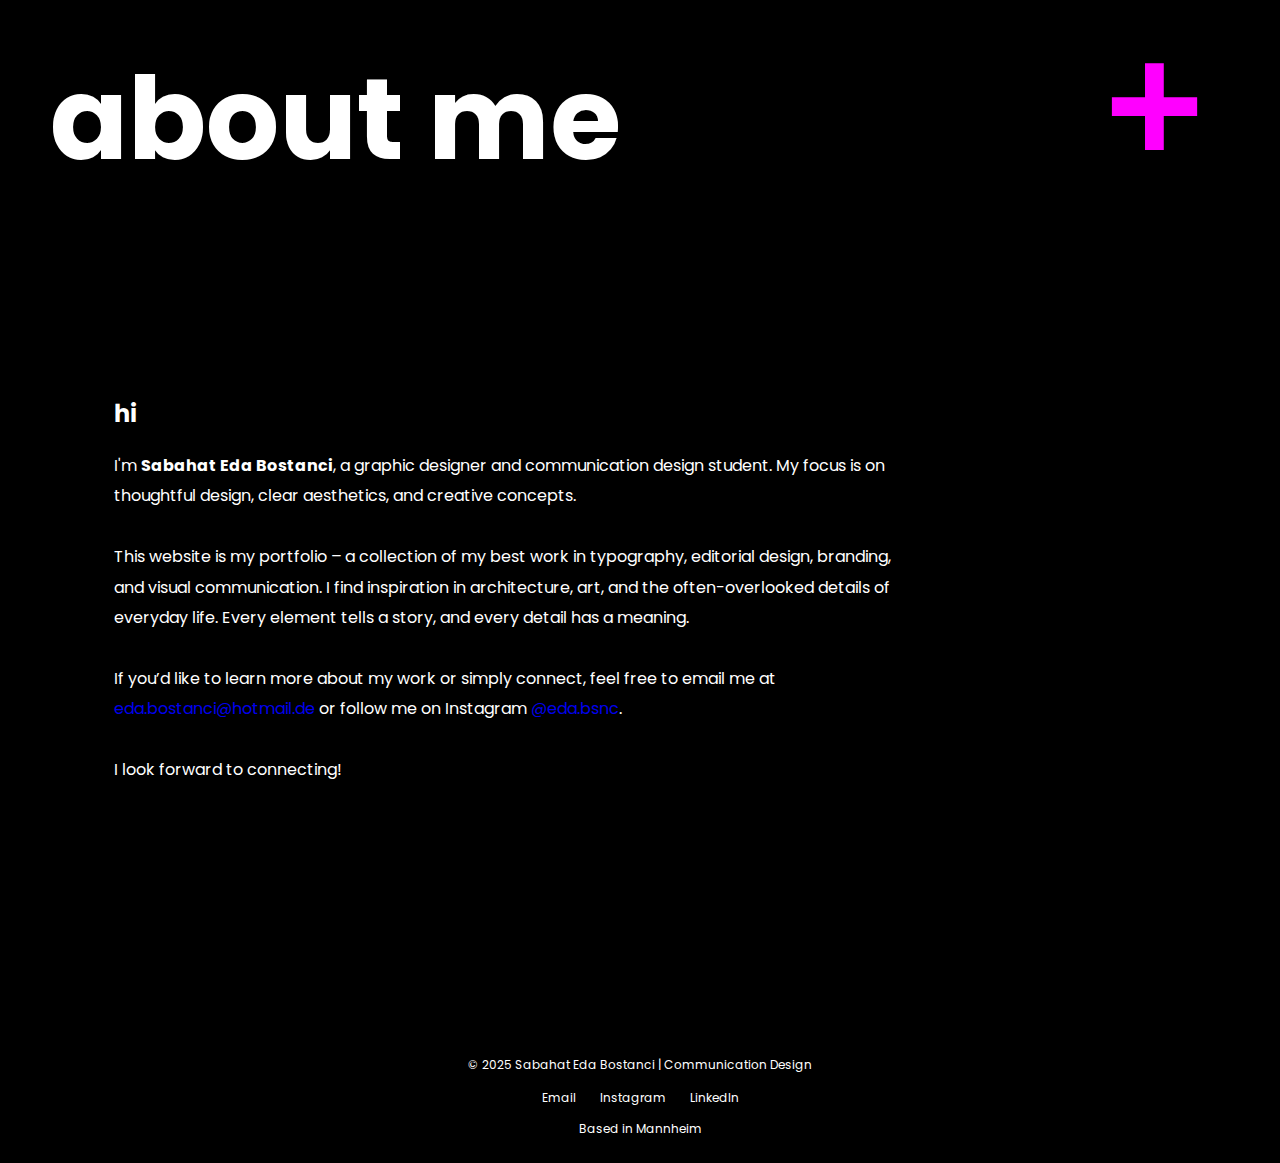
<file: about-me.html>
<!DOCTYPE html>
<html lang="de" class="about me">

	
<head>
	<meta charset="utf-8" />
	<title>about me</title>
	<link rel="stylesheet" href="design.css"/>

	
	
	<link rel="preconnect" href="https://fonts.googleapis.com">
	<link rel="preconnect" href="https://fonts.gstatic.com" crossorigin>
	<link href="https://fonts.googleapis.com/css2?family=Poppins:ital,wght@0,100;0,200;0,300;0,400;0,500;0,600;0,700;0,800;0,900;1,100;1,200;1,300;1,400;1,500;1,600;1,700;1,800;1,900&display=swap" rel="stylesheet">
	
	<meta name="viewport" content="width=device-width, initial-scale=1">
	
</head>
	
	
<body>


<div class="navbar" id="navbar">
	<button class="menu-button" id="menu-button" onclick="toggleMenu()">+</button>
		<div class="menu">
			<a href="index.html"data-text="home">h.</a>
			<a href="corporate-design.html"data-text="corporate design">c.d.</a>
			<a href="typography.html"data-text="typography">t.</a>
			<a href="editorial-design.html"data-text="editorial design">e.d.</a>
			<a href="photography.html"data-text="photography">p.</a>
			<a href="about-me.html"data-text="about me">a.m.</a>
		</div>
</div>



<div class="box">
<div class="site-name-animation">about me</div>
</div>


<div class="projects-grid">
	<div class="project-content">
		<h2 id="project-title">hi</h2>

		<p id="about-me">I'm <strong>Sabahat Eda Bostanci</strong>, a graphic designer and communication design student. My focus is on thoughtful design, clear aesthetics, and creative concepts.
			<br><br>This website is my portfolio – a collection of my best work in typography, editorial design, branding, and visual communication. I find inspiration in architecture, art, and the often-overlooked details of everyday life. Every element tells a story, and every detail has a meaning.
			<br><br>If you’d like to learn more about my work or simply connect, feel free to email me at <a href="mailto:eda.bostanci@hotmail.de">eda.bostanci@hotmail.de</a> or follow me on Instagram <a href="https://www.instagram.com/eda.bsnc?igsh=MXRnM3J1Zzd0NmoyMQ%3D%3D&utm_source=qr">@eda.bsnc</a>.
			<br><br>I look forward to connecting!</p>

					
	
	</div>
</div>



<footer>
	<div class="footer-content">
		<p class="footer-text">© 2025 Sabahat Eda Bostanci | Communication Design</p>
			<div class="footer-links">
				<a href="mailto:eda.bostanci@hotmail.de">Email</a>
				<a href="https://www.instagram.com/eda.bsnc?igsh=MXRnM3J1Zzd0NmoyMQ%3D%3D&utm_source=qr" target="_blank">Instagram</a>
				<a href="https://www.linkedin.com/in/dein-linkedin" target="_blank">LinkedIn</a>
			</div>
		<p class="footer-text">Based in Mannheim</p>
	</div>
</footer>	


















<script src="script.js"></script>


<!-- für manuelles active im menü-->
<script>
	document.addEventListener("DOMContentLoaded", function () {
	let currentPage = window.location.pathname.split("/").pop();
	console.log("Aktueller Pfad:", window.location.pathname);

	if (currentPage === "" || currentPage === "/") {
	currentPage = "index.html";
	}

	document.querySelectorAll(".menu a").forEach(link => {
	link.classList.remove("active");
	});

	document.querySelectorAll(".menu a").forEach(link => {
	let linkHref = link.getAttribute("href");
	console.log("Überprüfe Link:", linkHref);

	if (linkHref === currentPage) {
	link.classList.add("active");
	}
	});
	});
</script>




</body>

</html>
</file>
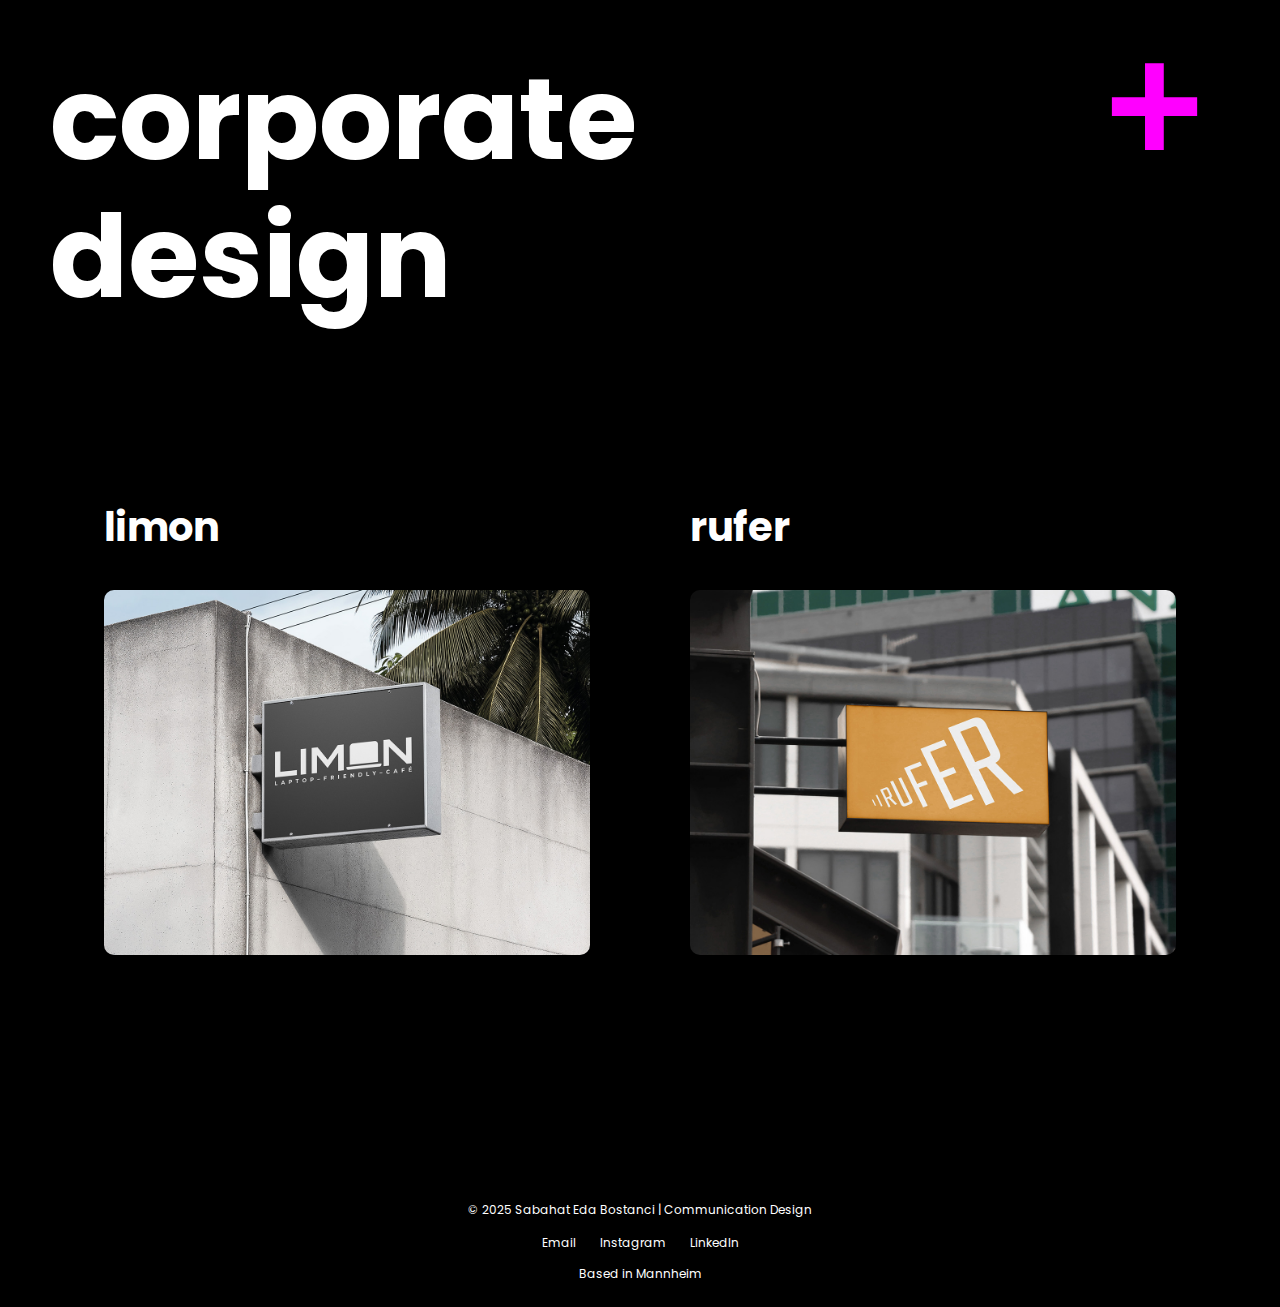
<file: corporate-design.html>
<!DOCTYPE html>
<html lang="de" class="corporate design">

	
<head>
	<meta charset="utf-8" />
	<title>corporate design</title>
	<link rel="stylesheet" href="design.css"/>

	
	<link rel="preconnect" href="https://fonts.googleapis.com">
	<link rel="preconnect" href="https://fonts.gstatic.com" crossorigin>
	<link href="https://fonts.googleapis.com/css2?family=Poppins:ital,wght@0,100;0,200;0,300;0,400;0,500;0,600;0,700;0,800;0,900;1,100;1,200;1,300;1,400;1,500;1,600;1,700;1,800;1,900&display=swap" rel="stylesheet">
	
	<meta name="viewport" content="width=device-width, initial-scale=1">
	
</head>
	
	
<body>



<div class="navbar" id="navbar">
	<button class="menu-button" id="menu-button" onclick="toggleMenu()">+</button>
		<div class="menu">
			<a href="index.html"data-text="home">h.</a>
			<a href="corporate-design.html"data-text="corporate design">c.d.</a>
			<a href="typography.html"data-text="typography">t.</a>
			<a href="editorial-design.html"data-text="editorial design">e.d.</a>
			<a href="photography.html"data-text="photography">p.</a>
			<a href="about-me.html"data-text="about me">a.m.</a>
		</div>
</div>




<div class="box">
	<div class="site-name-animation">corporate<br>design</div>
</div>


<div class="box">
	<div class="projects-grid">
		<div class="project" onclick="openProject('project-limon')">
		<h2>limon</h2>
			<img src="images/limon-sign.jpg" alt="limon">
		</div>
		<div class="project" onclick="openProject('project-rufer')">
		<h2>rufer</h2>
			<img src="images/rufer-sign.jpg" alt="rufer">
		</div>
			
	</div>
</div>





<div id="project-limon" class="project-overlay">
	<button class="close-button" onclick="closeProject()">×</button>
	
	<div class="project-content">
		<h2 id="project-title">limon</h2>
		<h3>laptop friendly café</h3>
		<p id="project-description">The idea behind the café is to provide a perfect place for people looking for a productive work environment. With the right atmosphere and surroundings, we create a space where efficient work is possible. Key aspects include long opening hours and optimal equipment. The café is "laptop-friendly" and offers everything needed for efficient work. We specifically target students, pupils, and workers who are looking for a pleasant and supportive place for their activities.</p>
	</div>
		
	<div class="project-images">
			<img src="images/limon-sign.jpg" alt="limon">
			<img src="images/limon-logo.png" alt="limon logo">
			<img src="images/limon-card.jpg" alt="limon card">
			<img src="images/limon-sign-2.jpg" alt="limon sign 2">
			<img src="images/limon-bag.jpg" alt="limon bag">
			<img src="images/limon-pin.jpg" alt="limon pin">
			<img src="images/limon-cup.jpg" alt="limon cup">
			<img src="images/limon-paper.jpg" alt="limon paper">
	</div>
</div>	

	
	
	
	
	
	

<div id="project-rufer" class="project-overlay">
	<button class="close-button" onclick="closeProject()">×</button>
	
	<div class="project-content">
		<h2 id="project-title">rufer</h2>
		<h3>graphic novel publisher</h3>
		<p id="project-description">The graphic novels depict problems, situations, or events that arise in our everyday lives. The stories may be presented in a dramatic or exaggerated manner but with a design that is as simple as possible, using minimal elements. Everyday situations can reflect either cross-cultural or culture-specific issues. The goal is to raise awareness of both familiar and unfamiliar events in society. Even when we are aware of them, we often tend to overlook them.</p>
	</div>
		
	<div class="project-images">
			<img src="images/rufer-sign.jpg" alt="rufer">
			<img src="images/rufer-logo.png" alt="rufer logo">
			<img src="images/rufer-paper.jpg" alt="rufer paper">
			<img src="images/rufer-website.jpg" alt="rufer website">
			<img src="images/rufer-bag.jpg" alt="rufer bag">
			<img src="images/rufer-tag.jpg" alt="rufer tag">
			<img src="images/rufer-card.jpg" alt="rufer card">
    </div>
</div>	





<footer>
	<div class="footer-content">
		<p class="footer-text">© 2025 Sabahat Eda Bostanci | Communication Design</p>
			<div class="footer-links">
				<a href="mailto:eda.bostanci@hotmail.de">Email</a>
				<a href="https://www.instagram.com/eda.bsnc?igsh=MXRnM3J1Zzd0NmoyMQ%3D%3D&utm_source=qr" target="_blank">Instagram</a>
				<a href="https://www.linkedin.com/in/dein-linkedin" target="_blank">LinkedIn</a>
			</div>
		<p class="footer-text">Based in Mannheim</p>
	</div>
</footer>	
	

	
	
	
	
	





<script src="script.js"></script>


<!-- für manuelles active im menü-->
<script>
	document.addEventListener("DOMContentLoaded", function () {
	let currentPage = window.location.pathname.split("/").pop();
	console.log("Aktueller Pfad:", window.location.pathname);

	if (currentPage === "" || currentPage === "/") {
	currentPage = "index.html";
	}

	document.querySelectorAll(".menu a").forEach(link => {
	link.classList.remove("active");
	});

	document.querySelectorAll(".menu a").forEach(link => {
	let linkHref = link.getAttribute("href");
	console.log("Überprüfe Link:", linkHref);

	if (linkHref === currentPage) {
	link.classList.add("active");
	}
	});
	});
</script>




</body>

</html>
</file>
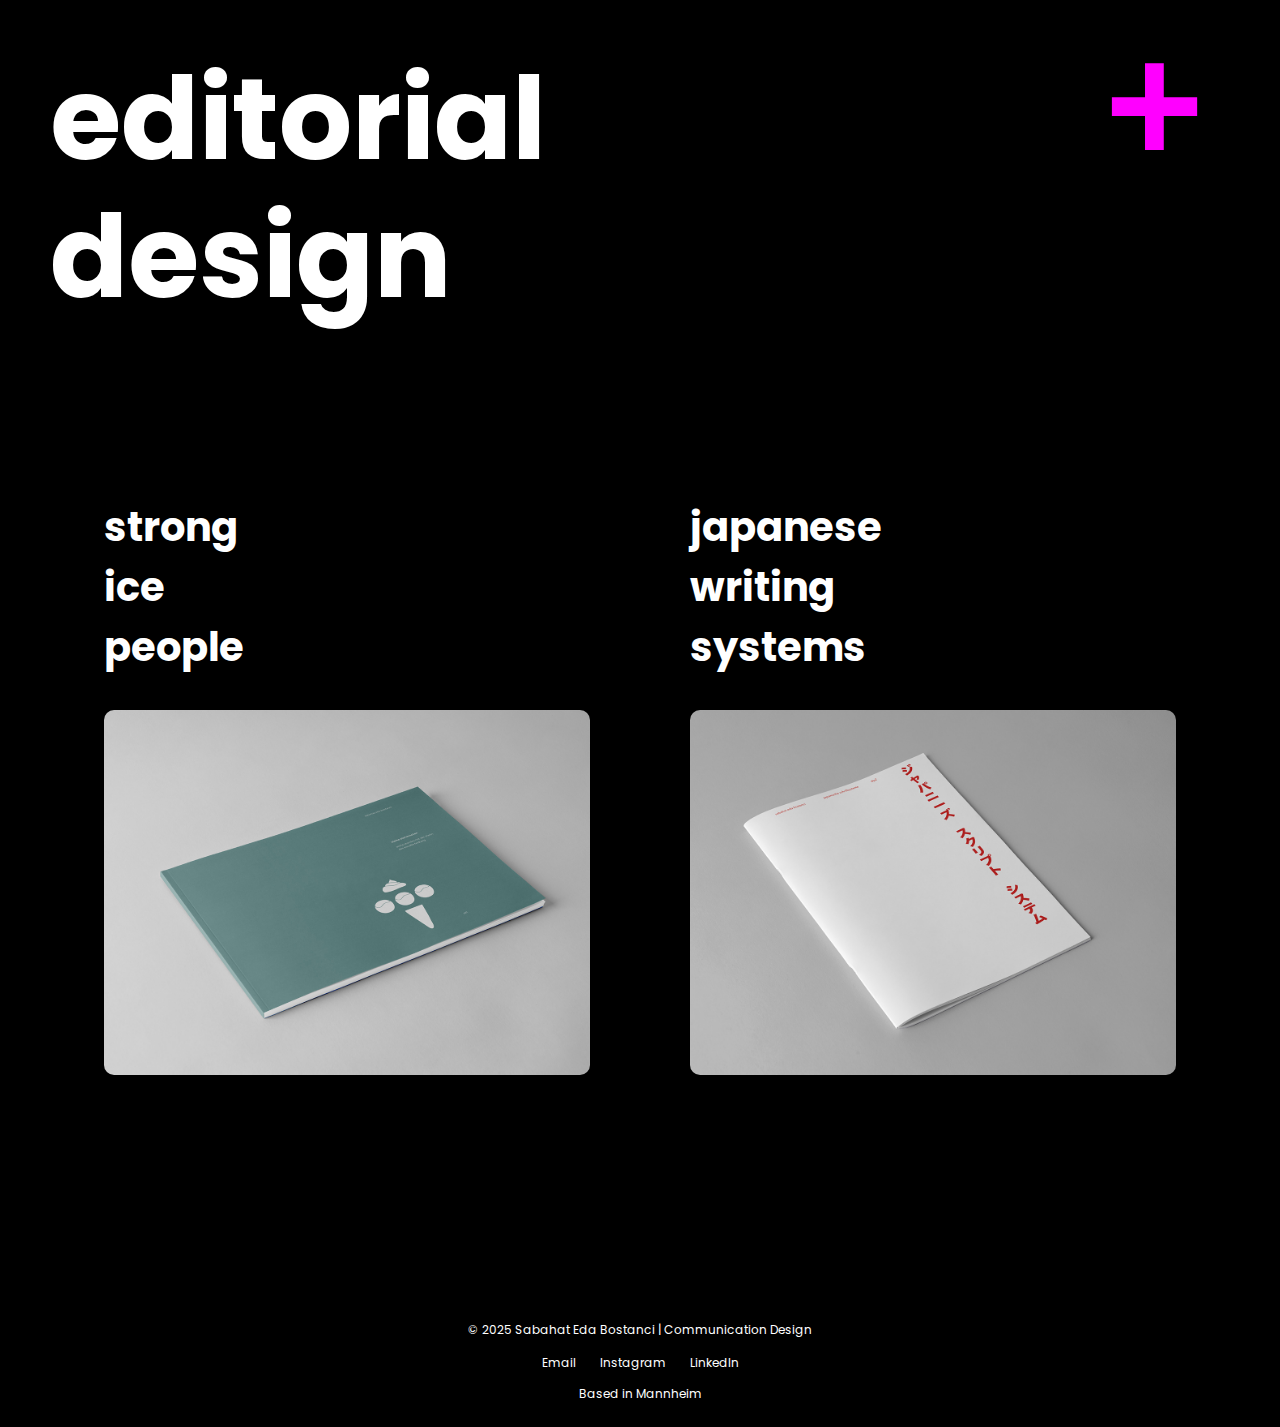
<file: editorial-design.html>
<!DOCTYPE html>
<html lang="de" class="editorial design">

	
<head>
	<meta charset="utf-8" />
	<title>editorial design</title>
	<link rel="stylesheet" href="design.css"/>

	
	<link rel="preconnect" href="https://fonts.googleapis.com">
	<link rel="preconnect" href="https://fonts.gstatic.com" crossorigin>
	<link href="https://fonts.googleapis.com/css2?family=Poppins:ital,wght@0,100;0,200;0,300;0,400;0,500;0,600;0,700;0,800;0,900;1,100;1,200;1,300;1,400;1,500;1,600;1,700;1,800;1,900&display=swap" rel="stylesheet">
	
	<meta name="viewport" content="width=device-width, initial-scale=1">
	
</head>
	
	
<body>



<div class="navbar" id="navbar">
	<button class="menu-button" id="menu-button" onclick="toggleMenu()">+</button>
		<div class="menu">
			<a href="index.html"data-text="home">h.</a>
			<a href="corporate-design.html"data-text="corporate design">c.d.</a>
			<a href="typography.html"data-text="typography">t.</a>
			<a href="editorial-design.html"data-text="editorial design">e.d.</a>
			<a href="photography.html"data-text="photography">p.</a>
			<a href="about-me.html"data-text="about me">a.m.</a>
		</div>
</div>




<div class="box">
	<div class="site-name-animation">editorial<br>design</div>
</div>


<div class="box">
	<div class="projects-grid">
		<div class="project" onclick="openProject('project-strong-ice-people')">
		<h2>strong<br>ice<br>people</h2>
			<img src="images/ice.jpg" alt="ice">
		</div>
		<div class="project" onclick="openProject('project-japanese-writing-systems')">
		<h2>japanese<br>writing<br>systems</h2>
			<img src="images/japan.jpg" alt="japan">
		</div>
			
	</div>
</div>





<div id="project-strong-ice-people" class="project-overlay">
	<button class="close-button" onclick="closeProject()">×</button>
	
	<div class="project-content">
		<h2 id="project-title">strong ice people</h2>
		<h3>a backbreaking job</h3>
		<p id="project-description">For a period of over six hours, I had the privilege of accompanying Bahar Yalcin, the manager of the Eiscafé Feldberg, in her daily work.
			During this time, I was able to engage in in-depth conversations with her and observe her professional activities closely.<br><br>
			This project focuses on information design, a discipline that deals with the creation and visualization of information.
			It is about transforming complex data and facts into an engaging and understandable form.
			Through the skillful arrangement of text, graphics, and visual elements, information is clearly structured and easily accessible. The goal of information design is to present complex content in an intuitive and aesthetically pleasing way, and to present it in the form of a brochure.</p>
	</div>
		
	<div class="project-images">
			<img src="images/ice.jpg" alt="ice">
			<img src="images/ice-magazine.jpg" alt="ice magazine">
			<img src="images/ice-magazine-2.jpg" alt="ice magazine 2">
			<img src="images/ice-magazine-3.jpg" alt="ice magazine 3">
			<img src="images/ice-cups.png" alt="ice cups">
			<img src="images/ice-consumption.png" alt="ice consumption">
			<img src="images/ice-popular.png" alt="ice popular">
	</div>
</div>	








<div id="project-japanese-writing-systems" class="project-overlay">
	<button class="close-button" onclick="closeProject()">×</button>
	
	<div class="project-content">
		<h2 id="project-title">japanese writing systems</h2>
		<h3>hiragana and katakana</h3>
		<p id="project-description">The Japanese writing system, consisting of Kanji, Hiragana, and Katakana, is, in my opinion, a groundbreaking invention with a very fascinating history and an enormous influence on Japanese culture and society.<br><br>
		During the Heian period, a patriarchal society in the 7th century, women were only allowed to learn Manyôgana – an alternative phonetic use of Kanji. Kanji, the Chinese characters, were considered inappropriate because they were too complex for everyday use with a brush.
		Over time, female scribes simplified the characters and developed Hiragana, which was also known as Onamoji back then. It stands out with its distinctive cursive script and thus became the Japanese script for writing.<br><br>
		Parallel to the development of Hiragana, in the 8th century, the second syllabary of Japan, Katakana, emerged. However, it was originally developed by Buddhist monks as a reading aid for complex texts in Kanji.
		Katakana is characterized by only 50 characters, which, in comparison to the complex Kanji, almost resembles a form of shorthand. It is therefore much easier to learn and use.</p>
	</div>
		
	<div class="project-images">
			<img src="images/japan.jpg" alt="japan">
			<img src="images/japan-magazine.jpg" alt="japan magazine">
			<img src="images/japan-magazine-2.jpg" alt="japan magazine 2">
			<img src="images/japan-magazine-3.jpg" alt="japan magazine 3">
			<img src="images/japan-circle.png" alt="japan circle">
			<img src="images/japan-pages.png" alt="japan pages">
			<img src="images/japan-map.png" alt="japan map">
    </div>
</div>		
	





<footer>
	<div class="footer-content">
		<p class="footer-text">© 2025 Sabahat Eda Bostanci | Communication Design</p>
			<div class="footer-links">
				<a href="mailto:eda.bostanci@hotmail.de">Email</a>
				<a href="https://www.instagram.com/eda.bsnc?igsh=MXRnM3J1Zzd0NmoyMQ%3D%3D&utm_source=qr" target="_blank">Instagram</a>
				<a href="https://www.linkedin.com/in/dein-linkedin" target="_blank">LinkedIn</a>
			</div>
		<p class="footer-text">Based in Mannheim</p>
	</div>
</footer>	
	
	
	
	





<script src="script.js"></script>


<!-- für manuelles active im menü-->
<script>
	document.addEventListener("DOMContentLoaded", function () {
	let currentPage = window.location.pathname.split("/").pop();
	console.log("Aktueller Pfad:", window.location.pathname);

	if (currentPage === "" || currentPage === "/") {
	currentPage = "index.html";
	}

	document.querySelectorAll(".menu a").forEach(link => {
	link.classList.remove("active");
	});

	document.querySelectorAll(".menu a").forEach(link => {
	let linkHref = link.getAttribute("href");
	console.log("Überprüfe Link:", linkHref);

	if (linkHref === currentPage) {
	link.classList.add("active");
	}
	});
	});
</script>




</body>

</html>
</file>
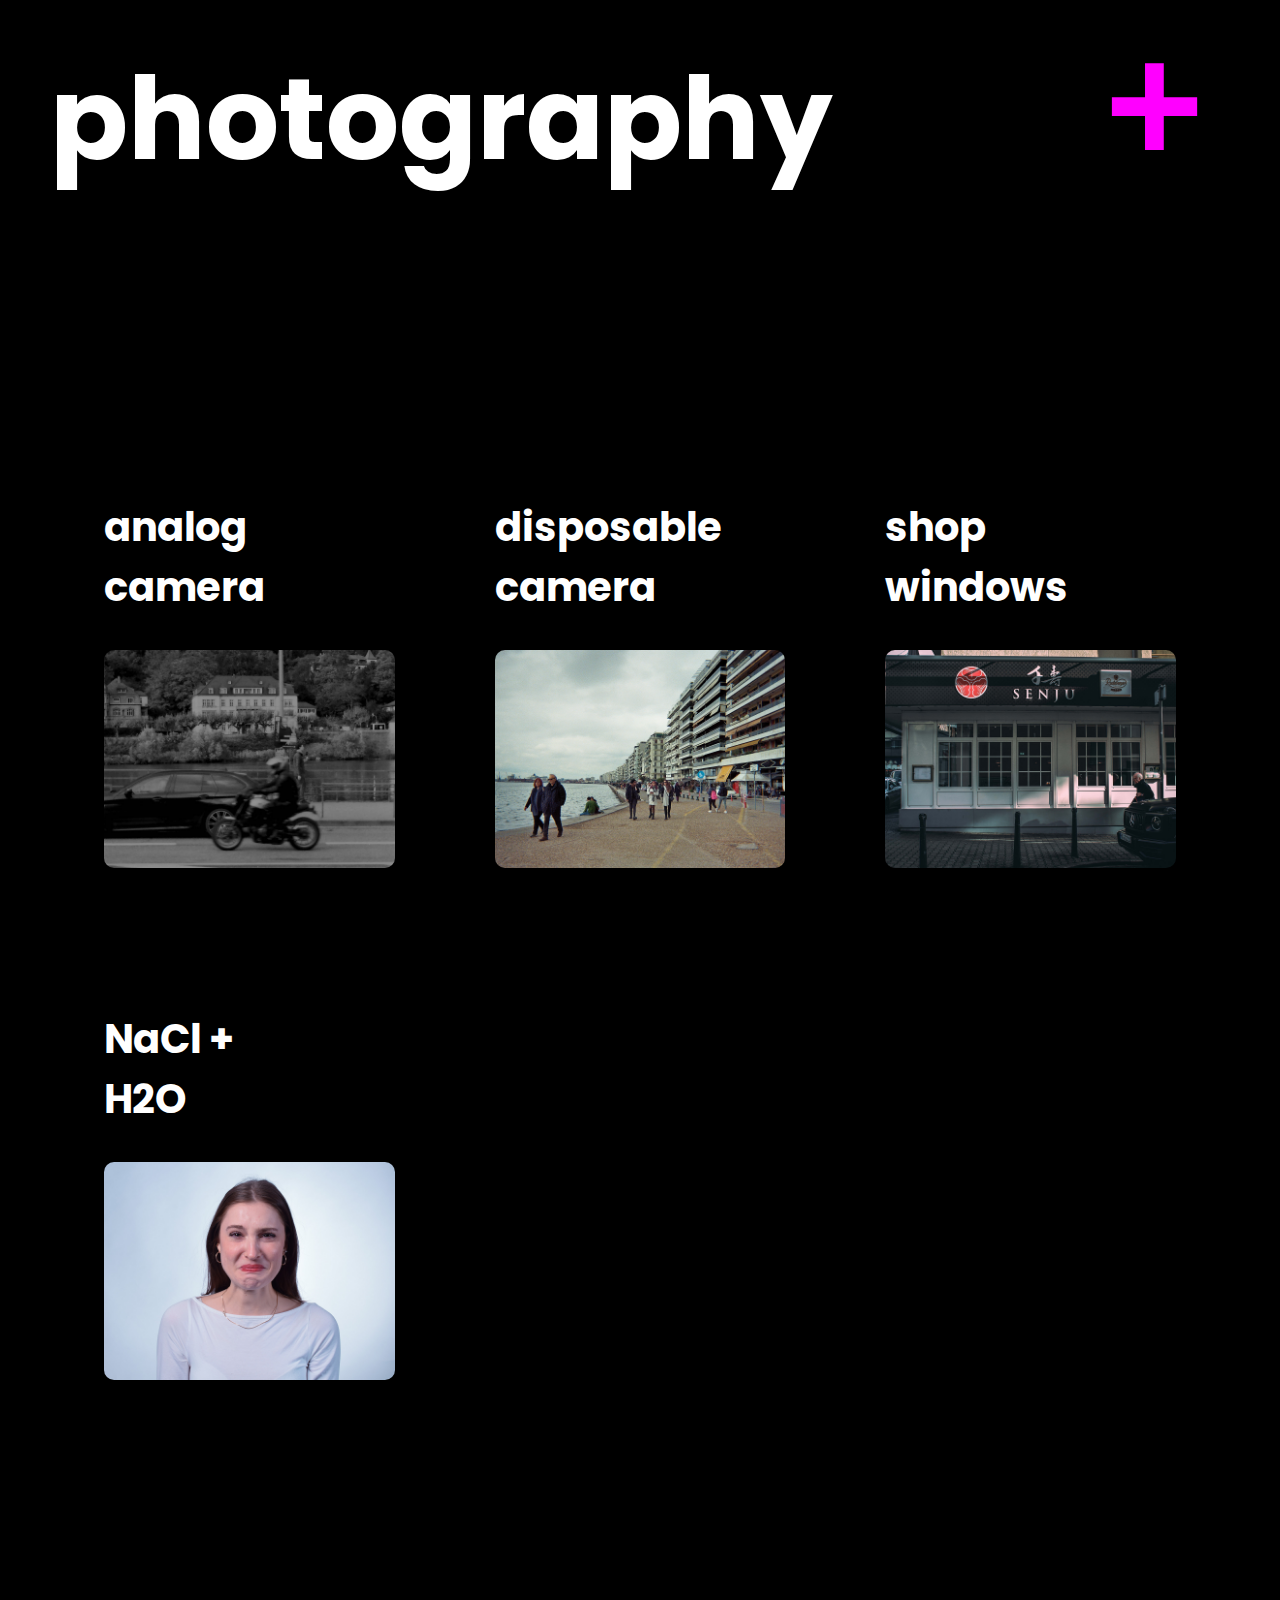
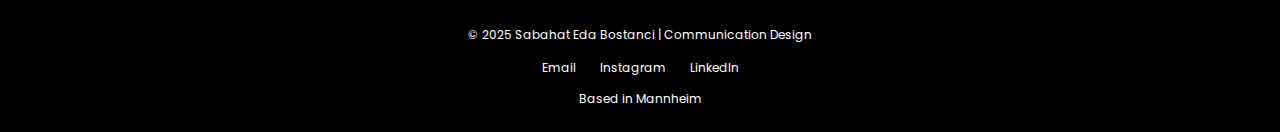
<file: photography.html>
<!DOCTYPE html>
<html lang="de" class="photography">

	
<head>
	<meta charset="utf-8" />
	<title>photography</title>
	<link rel="stylesheet" href="design.css"/>

	
	
	<link rel="preconnect" href="https://fonts.googleapis.com">
	<link rel="preconnect" href="https://fonts.gstatic.com" crossorigin>
	<link href="https://fonts.googleapis.com/css2?family=Poppins:ital,wght@0,100;0,200;0,300;0,400;0,500;0,600;0,700;0,800;0,900;1,100;1,200;1,300;1,400;1,500;1,600;1,700;1,800;1,900&display=swap" rel="stylesheet">
	
	<meta name="viewport" content="width=device-width, initial-scale=1">
	
</head>
	
	
<body>


<div class="navbar" id="navbar">
	<button class="menu-button" id="menu-button" onclick="toggleMenu()">+</button>
		<div class="menu">
			<a href="index.html"data-text="home">h.</a>
			<a href="corporate-design.html"data-text="corporate design">c.d.</a>
			<a href="typography.html"data-text="typography">t.</a>
			<a href="editorial-design.html"data-text="editorial design">e.d.</a>
			<a href="photography.html"data-text="photography">p.</a>
			<a href="about-me.html"data-text="about me">a.m.</a>
		</div>
</div>



<div class="box">
<div class="site-name-animation">photography</div>
</div>





<div class="box">
	<div class="projects-grid">
		<div class="project" onclick="openProject('analog-camera')">
		<h2>analog<br>camera</h2>
			<img src="images/analog.jpg" alt="analog camera">
		</div>
		<div class="project" onclick="openProject('disposable-camera')">
		<h2>disposable<br>camera</h2>
			<img src="images/disposable.jpg" alt="disposable camera">
		</div>
		<div class="project" onclick="openProject('shop-windows')">
		<h2>shop<br>windows</h2>
			<img src="images/shop.jpg" alt="shop window">
		</div>
		<div class="project" onclick="openProject('conceptual-portraits')">
		<h2>NaCl +<br> H2O</h2>
			<img src="images/portraits.jpg" alt="conceptual portraits">
		</div>
			
	</div>
</div>





<div id="analog-camera" class="project-overlay">
	<button class="close-button" onclick="closeProject()">×</button>
	
	<div class="project-content">
		<h2 id="project-title">analog camera</h2>
		<h3>street photography</h3>
		<p id="project-description">heidelberg (germany)</p>
	</div>
		
	<div class="project-images">
			<img src="images/analog.jpg" alt="analog camera">
			<img src="images/analog-2.jpg" alt="analog 2">
			<img src="images/analog-3.jpg" alt="analog 3">
			<img src="images/analog-4.jpg" alt="analog 4">
			<img src="images/analog-5.jpg" alt="analog 5">
			<img src="images/analog-6.jpg" alt="analog 6">
			<img src="images/analog-7.jpg" alt="analog 7">
			<img src="images/analog-8.jpg" alt="analog 8">
			<img src="images/analog-9.jpg" alt="analog 9">
	</div>
</div>	

	
	
	
	

<div id="disposable-camera" class="project-overlay">
	<button class="close-button" onclick="closeProject()">×</button>
	
	<div class="project-content">
		<h2 id="project-title">disposable camera</h2>
		<h3>street photography</h3>
		<p id="project-description">thessaloniki (greece)</p>
	</div>
		
	<div class="project-images">
			<img src="images/disposable.jpg" alt="disposable camera">
			<img src="images/disposable-2.jpg" alt="disposable 2">
			<img src="images/disposable-3.jpg" alt="disposable 3">
			<img src="images/disposable-4.jpg" alt="disposable 4">
			<img src="images/disposable-5.jpg" alt="disposable 5">
			<img src="images/disposable-6.jpg" alt="disposable 6">
			<img src="images/disposable-7.jpg" alt="disposable 7">
			<img src="images/disposable-8.jpg" alt="disposable 8">
			<img src="images/disposable-9.jpg" alt="disposable 9">
	</div>
</div>		
	





<div id="shop-windows" class="project-overlay">
	<button class="close-button" onclick="closeProject()">×</button>
	
	<div class="project-content">
		<h2 id="project-title">shop windows</h2>
		<h3>street photography</h3>
		<p id="project-description">mannheim (germany)</p>
	</div>
		
	<div class="project-images">
			<img src="images/shop.jpg" alt="shop window">
			<img src="images/shop-2.jpg" alt="shop 2">
			<img src="images/shop-3.jpg" alt="shop 3">
			<img src="images/shop-4.jpg" alt="shop 4">
			<img src="images/shop-5.jpg" alt="shop 5">
			<img src="images/shop-6.jpg" alt="shop 6">
			<img src="images/shop-7.jpg" alt="shop 7">
			<img src="images/shop-8.jpg" alt="shop 8">
			<img src="images/shop-9.jpg" alt="shop 9">
	</div>
</div>





<div id="conceptual-portraits" class="project-overlay">
	<button class="close-button" onclick="closeProject()">×</button>
	
	<div class="project-content">
		<h2 id="project-title">NaCl + H2O</h2>
		<h3>conceptual portraits</h3>
		<p id="project-description">The project aimed to capture the reactions of six people as they drank a salt solution, documenting their spontaneous facial expressions.</p>
	</div>
		
	<div class="project-images">
			<img src="images/portraits.jpg" alt="conceptual portraits">
			<img src="images/portraits-2.jpg" alt="portraits 2">
			<img src="images/portraits-3.jpg" alt="portraits 3">
			<img src="images/portraits-4.jpg" alt="portraits 4">
			<img src="images/portraits-5.jpg" alt="portraits 5">
			<img src="images/portraits-6.jpg" alt="portraits 6">
    </div>
</div>	







<footer>
	<div class="footer-content">
		<p class="footer-text">© 2025 Sabahat Eda Bostanci | Communication Design</p>
			<div class="footer-links">
				<a href="mailto:eda.bostanci@hotmail.de">Email</a>
				<a href="https://www.instagram.com/eda.bsnc?igsh=MXRnM3J1Zzd0NmoyMQ%3D%3D&utm_source=qr" target="_blank">Instagram</a>
				<a href="https://www.linkedin.com/in/dein-linkedin" target="_blank">LinkedIn</a>
			</div>
		<p class="footer-text">Based in Mannheim</p>
	</div>
</footer>








<script src="script.js"></script>


<!-- für manuelles active im menü-->
<script>
	document.addEventListener("DOMContentLoaded", function () {
	let currentPage = window.location.pathname.split("/").pop();
	console.log("Aktueller Pfad:", window.location.pathname);

	if (currentPage === "" || currentPage === "/") {
	currentPage = "index.html";
	}

	document.querySelectorAll(".menu a").forEach(link => {
	link.classList.remove("active");
	});

	document.querySelectorAll(".menu a").forEach(link => {
	let linkHref = link.getAttribute("href");
	console.log("Überprüfe Link:", linkHref);

	if (linkHref === currentPage) {
	link.classList.add("active");
	}
	});
	});
</script>




</body>

</html>
</file>
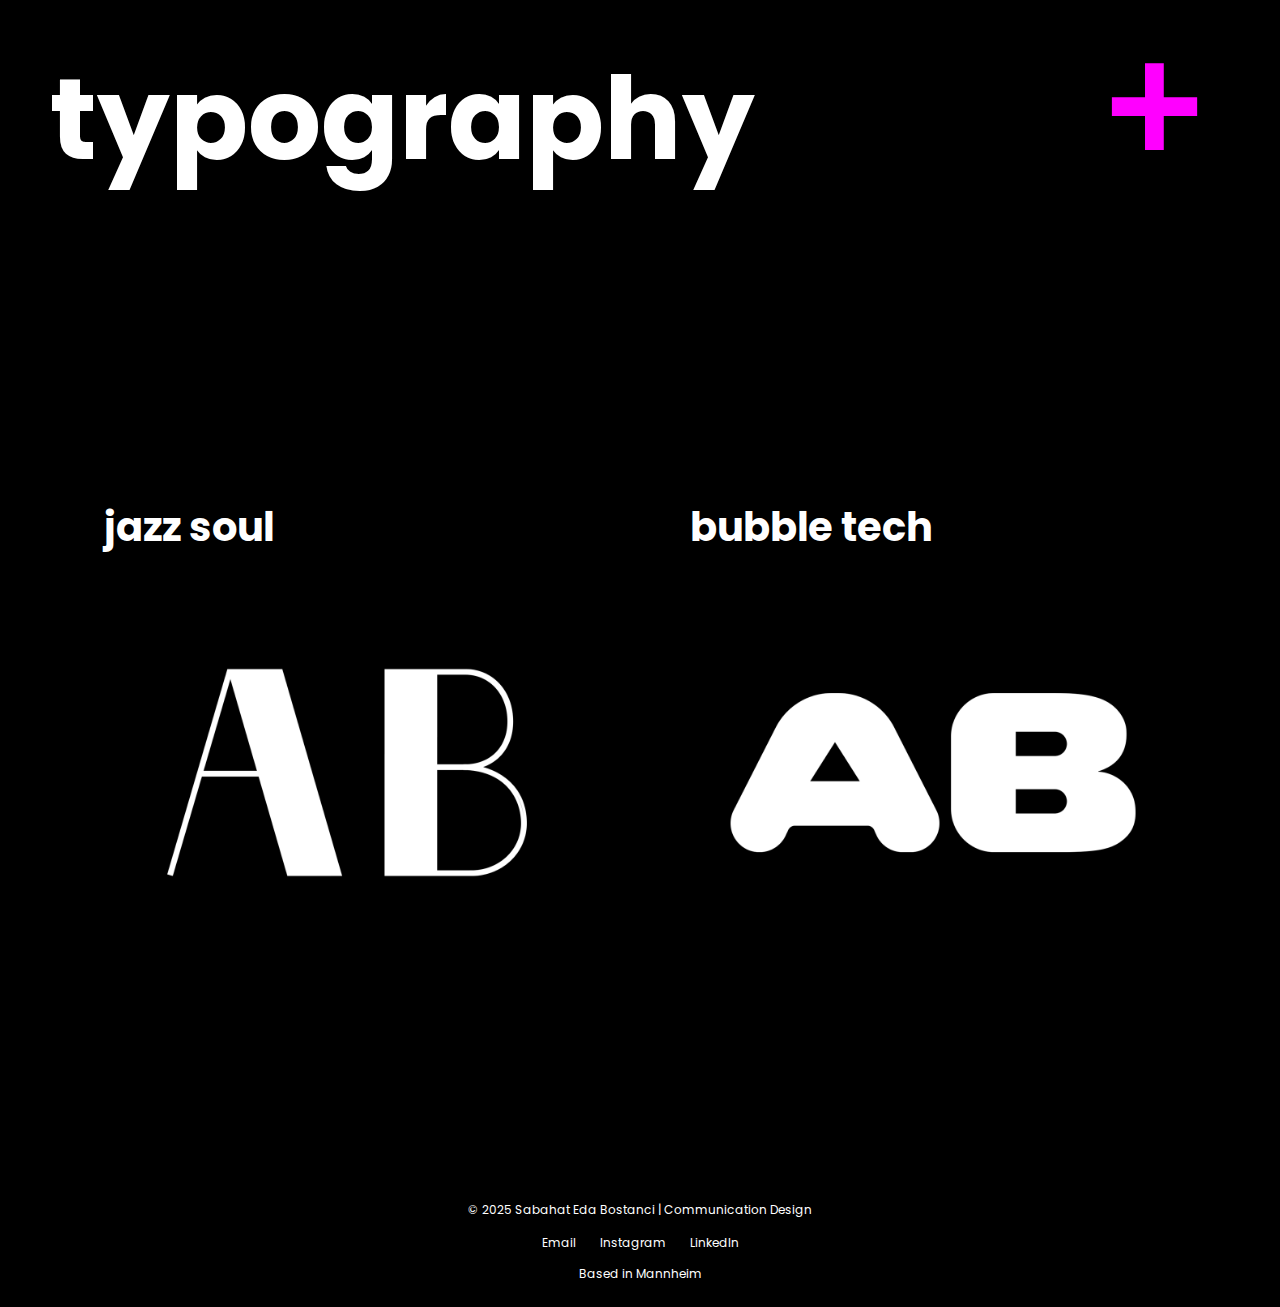
<file: typography.html>
<!DOCTYPE html>
<html lang="de" class="typography">

	
<head>
	<meta charset="utf-8" />
	<title>typography</title>
	<link rel="stylesheet" href="design.css"/>

	
	
	<link rel="preconnect" href="https://fonts.googleapis.com">
	<link rel="preconnect" href="https://fonts.gstatic.com" crossorigin>
	<link href="https://fonts.googleapis.com/css2?family=Poppins:ital,wght@0,100;0,200;0,300;0,400;0,500;0,600;0,700;0,800;0,900;1,100;1,200;1,300;1,400;1,500;1,600;1,700;1,800;1,900&display=swap" rel="stylesheet">
	
	<meta name="viewport" content="width=device-width, initial-scale=1">
	
</head>
	
	
<body>


<div class="navbar" id="navbar">
	<button class="menu-button" id="menu-button" onclick="toggleMenu()">+</button>
		<div class="menu">
			<a href="index.html"data-text="home">h.</a>
			<a href="corporate-design.html"data-text="corporate design">c.d.</a>
			<a href="typography.html"data-text="typography">t.</a>
			<a href="editorial-design.html"data-text="editorial design">e.d.</a>
			<a href="photography.html"data-text="photography">p.</a>
			<a href="about-me.html"data-text="about me">a.m.</a>
		</div>
</div>



<div class="box">
<div class="site-name-animation">typography</div>
</div>





<div class="box">
	<div class="projects-grid">
		<div class="project" onclick="openProject('project-jazz-soul')">
		<h2>jazz soul</h2>
			<img src="images/jazz-soul.png" alt="jazz soul">
		</div>
		<div class="project" onclick="openProject('project-bubble-tech')">
		<h2>bubble tech</h2>
			<img src="images/bubble-tech.png" alt="bubble tech">
		</div>
			
	</div>
</div>





<div id="project-jazz-soul" class="project-overlay">
	<button class="close-button" onclick="closeProject()">×</button>
	
	<div class="project-content">
		<h2 id="project-title">jazz soul</h2>
		<h3>typeface</h3>
		<p id="project-description">The typeface is characterized by its extreme contrast in stroke width and consists exclusively of uppercase letters. This high-contrast typography gives texts a striking, dynamic look and is particularly suitable for headlines and bold designs that aim to capture attention and leave a lasting impression.</p>
	</div>
		
	<div class="project-images">
			<img src="images/jazz-soul-alphabet.png" alt="jazz soul alphabet">
			<img src="images/jazz-soul-detail.png" alt="jazz soul detail">
			<img src="images/jazz-soul-flyer.jpg" alt="jazz soul flyer">
			<img src="images/jazz-soul-poster.jpg" alt="jazz soul poster">
	</div>
</div>	

	
	
	
	
	
	

<div id="project-bubble-tech" class="project-overlay">
	<button class="close-button" onclick="closeProject()">×</button>
	
	<div class="project-content">
		<h2 id="project-title">bubble tech</h2>
		<h3>typeface</h3>
		<p id="project-description">The Bubble Tech typeface is characterized by its soft, rounded shapes and a modern, friendly aesthetic. It combines playful curves with a sturdy, highly legible structure. This futuristic typography is particularly suitable for headlines, branding, and bold designs that aim to create a warm, inviting, yet striking impression.</p>
	</div>
		
	<div class="project-images">
			<img src="images/bubble-tech-alphabet.png" alt="bubble tech alphabet">
			<img src="images/bubble-tech-alphabet-2.png" alt="bubble tech alphabet 2">
			<img src="images/bubble-tech-website.jpg" alt="bubble tech website">
			<img src="images/bubble-tech-flyer.jpg" alt="bubble tech flyer">
    </div>
</div>		
	






<footer>
	<div class="footer-content">
		<p class="footer-text">© 2025 Sabahat Eda Bostanci | Communication Design</p>
			<div class="footer-links">
				<a href="mailto:eda.bostanci@hotmail.de">Email</a>
				<a href="https://www.instagram.com/eda.bsnc?igsh=MXRnM3J1Zzd0NmoyMQ%3D%3D&utm_source=qr" target="_blank">Instagram</a>
				<a href="https://www.linkedin.com/in/dein-linkedin" target="_blank">LinkedIn</a>
			</div>
		<p class="footer-text">Based in Mannheim</p>
	</div>
</footer>








<script src="script.js"></script>


<!-- für manuelles active im menü-->
<script>
	document.addEventListener("DOMContentLoaded", function () {
	let currentPage = window.location.pathname.split("/").pop();
	console.log("Aktueller Pfad:", window.location.pathname);

	if (currentPage === "" || currentPage === "/") {
	currentPage = "index.html";
	}

	document.querySelectorAll(".menu a").forEach(link => {
	link.classList.remove("active");
	});

	document.querySelectorAll(".menu a").forEach(link => {
	let linkHref = link.getAttribute("href");
	console.log("Überprüfe Link:", linkHref);

	if (linkHref === currentPage) {
	link.classList.add("active");
	}
	});
	});
</script>




</body>

</html>
</file>
<file: design.css>
.poppins-medium {
	font-family: "Poppins", serif;
	font-weight: 500;
	font-style: normal;
}





html{
	font-family: "Poppins", serif;
	color:hsl(280, 0%, 50%);
}





body{
	margin:0px;
	display: grid;
	align-items: center;
	justify-content: center;
	margin-right: auto;
	margin-left: auto;
	max-width: 1200px;
	background-color:black;
	color: white;
	
	min-height: 100vh;
}






.box{
	padding-top: clamp(50px, 10vw, 200px);
	padding-bottom: clamp(50px, 10vw, 200px);
}





.navbar{
	position: fixed;
	top: 0;
	left: 0;
	width: 100%;
	height: 0;
	background:rgba(0, 0, 0, 0.7);
	display: flex;
	justify-content: center;
	align-items: center;
	padding: 0px;
	z-index: 1000;
	overflow: hidden;
	transition: height 1s ease-in-out;
}


.navbar.open{
	padding-top:50px;

	height: 100vh;
}





@keyframes rotate-plus{
	0% { transform: rotate(0deg);}
	25% { transform: rotate(15deg);}
	50% { transform: rotate(-15deg);}
	75% { transform: rotate(10deg);}
	100% { transform: rotate(0deg);}
}


.menu-button{
	background: none;
	border: none;
	color: #ff00ff;
	font-size: 170px;
	font-weight: bold;
	cursor: pointer;
	transition: transform 0.8s ease, font-size 0.8s ease;
	position: fixed;
	top: 5px;
	z-index: 1100;

	animation: rotate-plus 4s ease-in-out infinite alternate;
	right: 70px;
}

	@media (max-width: 600px) {
		.menu-button {
			right: 0px;
			padding-right:20px;
			transition: transform 0.0s ease, font-size 0.0s ease;
			animation: colorChange 8s infinite alternate, rotate-plus 0s ease-in-out infinite alternate;
		}
	}



.menu{
	width: 100%;
	text-align: center;
	display: flex; 
	flex-direction: column;
	opacity: 0;
	visibility: hidden;
	transition: opacity 0.8s ease-in-out, visibility 0.8s;
}


.menu a{
	display: block;
	color:white;
	font-weight:bold;
	text-decoration: none;
	padding: 20px;
	font-size: 45px;
	transition: background 1s;
}

	@media (max-width: 600px){
		.menu a {
			font-size: 7vw;
		}
	}


.menu a:hover{
	background:rgba(255, 255, 255, 0.2);
	animation: none;
	color:white;
}


.menu a.active{
	color:#ff00ff;
}


.navbar.open .menu{
	opacity: 1;
	visibility: visible;
}


.navbar.open  .menu-button{
	animation: none;
	transform: rotate(0deg);
}





.slideshow-container{
	position: relative;
	width: 100vw;
	height: 100vh;
	overflow: hidden;
	background-position: center;
	background-repeat: no-repeat;
	background-size: cover;
}


.slide{
	position: absolute;
	width: 100%;
	height: 100%;
	opacity: 0;
	transition: opacity 3s ease-in-out;
}

.slide img{
	width: 100%;
	height: 100%;
	object-fit: cover;
}

.slide.active{
	opacity: 1;
}










@keyframes colorChange{
	0% {color: white;}
	50% {color: #ff00ff;}
	100% {color: white;}
}

.site-name-animation{
	position: absolute;
	top:50px;
	left: 50px;
	font-size: clamp(60px, 9vw, 130px);
	font-weight: bold;
	color: white;
	line-height: 1.2;
	border-radius: 5px;
	width:80%;
	margin-bottom:50px;
	
	animation: colorChange 8s infinite alternate;
}


.name-container{
	position: absolute;
	top: calc(50px + 10vw);
	left: 50px;
	font-size: clamp(20px, 5vw, 30px);
	color: white;
	font-weight: bold;
	margin-top: 150px;
	animation: colorChange 8s infinite alternate;
}







.projects-grid{
	display: grid;
	grid-template-columns: repeat(auto-fit, minmax(300px, 1fr));
	gap: 20px;
	padding: 40px;
	width:90vw;
	max-width: none;
	margin:auto;
}

	@media (max-width: 800px){
		.projects-grid {
			grid-template-columns: 1fr;
		}
	}
	
	@media (max-width: 600px) {
		.projects-grid {
			grid-template-columns: 1fr;
		}

		.project h2 {
			font-size: 28px;
		}
		
		.site-name-animation{
			font-size: 40px;
		}
	}


.project{
	background:none;
	padding: 20px;
	border-radius: 10px;
	cursor: pointer;
	transition: transform 0.3s;
	margin:20px;
}


.project:hover{
	transform: scale(1.05);
}


.project img{
	width: 100%;
	border-radius: 10px;
}


.project h2{
	font-size:40px;
}

	@media (max-width: 600px) {
		.project h2 {
			font-size: 6vw;
		}

		.project-description {
			font-size: 5vw;
			line-height: 1.6;
		}
	}


.project-overlay{
	position: fixed;
	top: -100vh;
	left: 0;
	width: 100%;
	height: 100vh;
	background: rgba(0, 0, 0, 0.95);
	color: white;
	text-align: center;
	overflow-y: auto;
	transition: top 0.7s ease-in-out;
	z-index: 1000;
	
	min-height: calc(100vh - 50px);
	overflow-y: auto;
}


.project-content{
	max-width: 800px;
	width: 90%;
	text-align: left;
	margin-left:50px;
	
	padding-bottom: 100px;
}


.project-content p{
	line-height: 1.6;
	padding-right: 20px;
}

	@media (max-width: 600px) {
		.project-content {
			padding-right: 30px;
		}

		.project-details p {
			padding-right: 0 30px;
		}
	}


.project-overlay.open {
	top: 0;
}


#project-title{	
	max-width: 800px;
	margin: auto;
	text-align: left;
	padding-top:100px;
	padding-bottom:20px;
}


#project-description{
	max-width: 800px;
	margin: auto;
	text-align: left;
	padding-bottom:100px;
	line-height: 1.9;
}


.project-images{
	display: grid;
	grid-template-columns: repeat(auto-fit, minmax( 400px, 1fr));
	gap: 30px;
	margin:50px;
}

	@media (max-width: 600px) {
		.project-images {
			display: flex;
			flex-direction: column;
			gap: 20px;
		}

		.project-images img {
			width: 100%;
		}
	}


.project-images img{
	width: 100%;
	border-radius: 5px;
}


	@media (max-width: 600px) {
		.project-title {
			font-size: clamp(20px, 5vw, 30px);
		}

		.project-description {
			font-size: 18px;
		}

		#about-me {
		font-size: 18px;
		line-height: 1.6;
		}
	}








.close-button{
	position: fixed;
	z-index: 1500;
	top: 20px;
	right: 20px;
	background: none;
	border: none;
	color: white;
	font-size: 80px;
	cursor: pointer;
	padding-right:30px;
	padding-top:50px;
	display: none;
	font-weight: bold;	
	
	transition: transform 0.3s ease-in-out;
	animation: colorChange 5s infinite alternate;
}
		

.close-button:hover{
	transform: scale(1.2);
}




.project-overlay.open .close-button {
	display: block;
}







#about-me{
	max-width: 800px;
	margin: auto;
	text-align: left;
	padding-bottom:100px;
	line-height: 1.9;
}
	

#about-me a{
	animation: colorChange 8s infinite alternate;
	text-decoration:none;
}








footer {
	color: white;
	padding: 20px 0;
	text-align: center;
	position: relative;
	bottom: 0;
	width: 100%;
}


	.footer-content {
		max-width: 1200px;
		margin: 0 auto;
		padding: 0 20px;
	}


	.footer-text {
		font-size: 12px;
		margin-bottom: 5px;
		
		line-height: 1.4;
	}



	.footer-links {
		margin: 10px 0;
	}


	.footer-links a {
		color: white;
		text-decoration: none;
		margin: 0 10px;
		font-size: 12px;
			
		animation: colorChange 5s infinite alternate;
	}


	@media (max-width: 600px) {
		.footer-text {
			font-size: 10px;
			line-height: 1.2;
		}

		.footer-links a {
			font-size: 10px;
			margin: 0 8px;
		}

		footer {
			padding: 10px 0;
		}
	}
</file>
